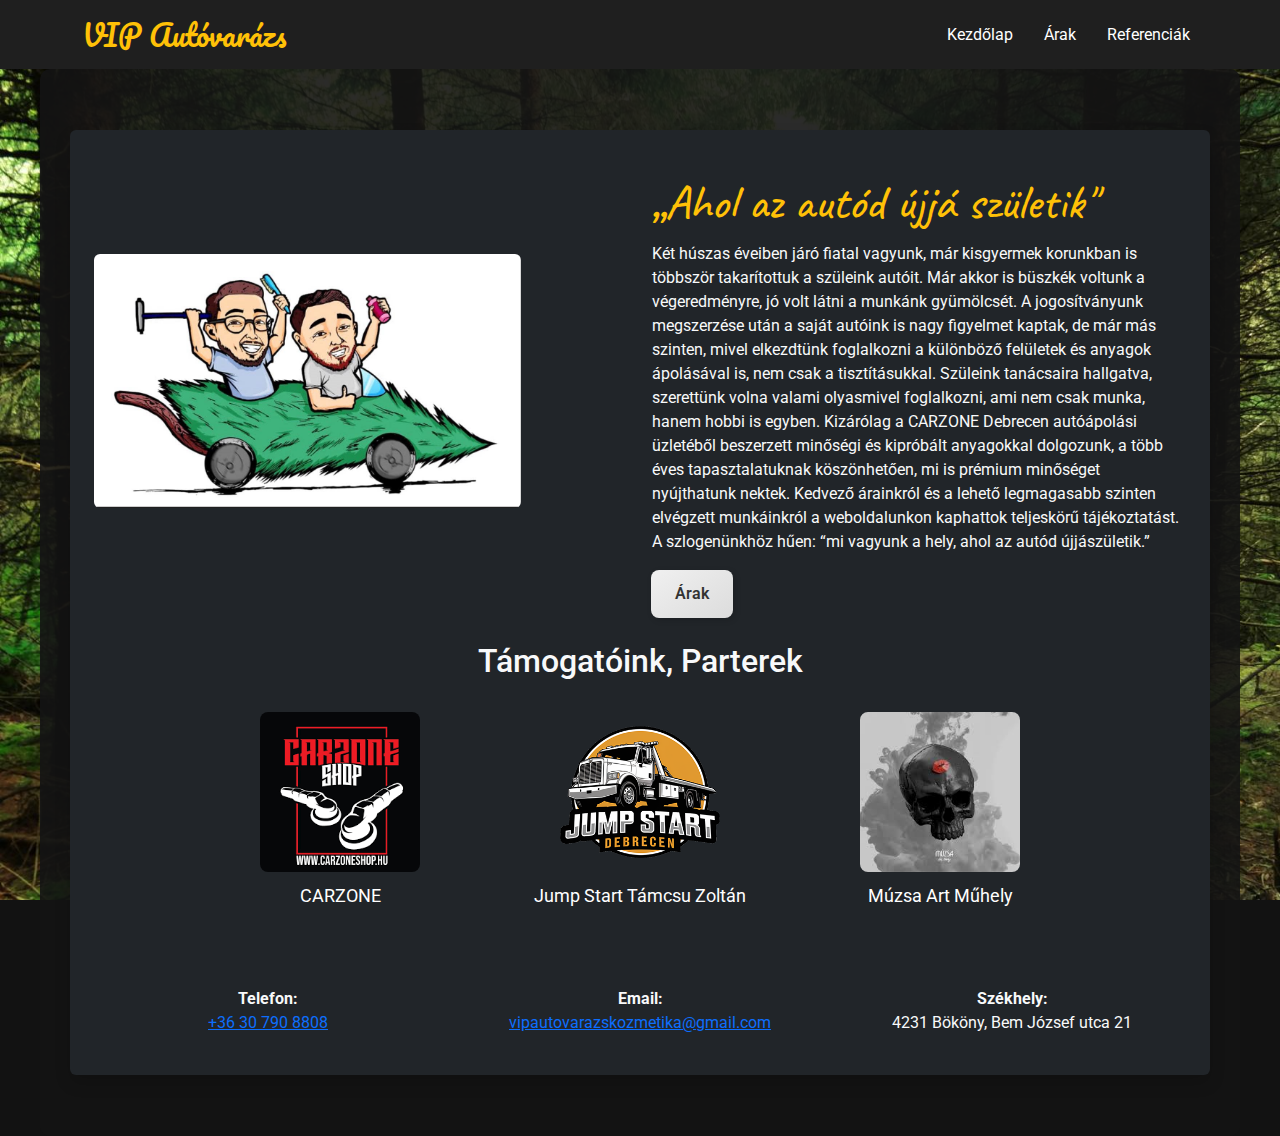
<file: index.html>
<!DOCTYPE html>
<html lang="hu">
    <head>
        <meta name="description" content="A Vipautóvarázs prémium autókozmetikai szolgáltatásokat nyújt: polírozás, belső takarítás, kárpittisztítás és több. Újítsd meg járműved most!">
        <meta charset="UTF-8">
        <meta name="viewport" content="width=device-width, initial-scale=1">
        <title>VIP Autóvarázs</title>
        <link rel="preconnect" href="https://fonts.googleapis.com">
        <link rel="preconnect" href="https://fonts.gstatic.com" crossorigin>
        <link href="https://fonts.googleapis.com/css2?family=Pacifico&family=Roboto&display=swap" rel="stylesheet">
        <link rel="stylesheet" href="https://cdn.jsdelivr.net/npm/bootstrap@5.3.0/dist/css/bootstrap.min.css">
        <link rel="stylesheet" href="style.css">
        <link href="https://fonts.googleapis.com/css2?family=Caveat&display=swap" rel="stylesheet">
    </head>
    
    <body>
        <!-- Navbar -->
        <nav class="navbar navbar-expand-lg">
            <div class="container">
                <a class="navbar-brand" href="index.html">VIP Autóvarázs</a>
                <button class="navbar-toggler collapsed custom-toggler" type="button" data-bs-toggle="collapse" data-bs-target="#navbarNav" aria-expanded="false">
                    <span class="navbar-toggler-icon"></span>
                </button>
                <div class="collapse navbar-collapse" id="navbarNav">
                    <ul class="navbar-nav ms-auto">
                        <li class="nav-item"><a class="nav-link" href="index.html">Kezdőlap</a></li>
                        <li class="nav-item"><a class="nav-link" href="arak.html">Árak</a></li>
                        <li class="nav-item"><a class="nav-link" href="referenciak.html">Referenciák</a></li>
                    </ul>
                </div>
            </div>
        </nav>

    <!-- Bemutatkozás + Carousel -->
    <div id="content-wrapper">
        <container id="test">
            <section id="about" class="container my-5 p-4 rounded shadow bg-dark text-light">
                <div class="row">
                    <!-- Carousel -->
                    <div class="col-md-6">
                        <div id="carouselExample" class="carousel slide rounded" data-bs-ride="carousel">
                            <div class="carousel-inner">
                                <div class="carousel-item active">
                                    <img id="logos" src="logo.png" class="d-block w-100 rounded" alt="Car 2">
                                </div>
                            </div>
                        </div>
                    </div>
                    <!-- Bemutatkozás -->
                    <div class="col-md-6">
                        <h2 id="autouj">„Ahol az autód újjá születik"</h2>
                        <p>
                            Két húszas éveiben járó fiatal vagyunk, már kisgyermek korunkban is többször takarítottuk a szüleink autóit.  Már akkor is büszkék voltunk a végeredményre, jó volt látni a munkánk gyümölcsét. A jogosítványunk megszerzése után a saját autóink is nagy figyelmet kaptak, de már más szinten, mivel elkezdtünk foglalkozni a különböző felületek és anyagok ápolásával is, nem csak a tisztításukkal. Szüleink  tanácsaira hallgatva, szerettünk volna valami olyasmivel foglalkozni, ami nem csak munka, hanem hobbi is egyben. Kizárólag a CARZONE Debrecen autóápolási üzletéből beszerzett minőségi és kipróbált anyagokkal dolgozunk, a több éves tapasztalatuknak köszönhetően, mi is prémium minőséget nyújthatunk nektek. Kedvező árainkról és a lehető legmagasabb szinten elvégzett munkáinkról a weboldalunkon kaphattok teljeskörű tájékoztatást. A szlogenünkhöz hűen: “mi vagyunk a hely, ahol az autód újjászületik.”
                        </p>
                    </div>
                </div>
                <a href="arak.html" class="arak-button">Árak</a>
                <br>
                <br>

                <h2 class="text-center">Támogatóink, Parterek</h2>
                <br>
                <div class="gallery">
                    <br>
                    <div class="gallery-item">
                      <img src="carzone.png" alt="CARZONE">
                      <div class="gallery-title">CARZONE</div>
                    </div>
                    <div class="gallery-item">
                      <img src="jsta.png" alt="Kép 2">
                      <div class="gallery-title">Jump Start Támcsu Zoltán</div>
                    </div>
                    <div class="gallery-item">
                      <img src="muzsa.png" alt="Kép 3">
                      <div class="gallery-title">Múzsa Art Műhely</div>
                    </div>
                  </div>
                  <br>
                  <br>


            <!-- Kapcsolat + Google Térkép -->
                <div class="row">
                    <div class="col-md-4">
                        <p class="text-center"><strong>Telefon:</strong><br> <a href="tel:+36307908808">+36 30 790 8808</a></p>
                    </div>
                    <div class="col-md-4">
                    <p class="text-center"><strong>Email:</strong> <br> <a href="mailto:vipautovarazskozmetika@gmail.com">vipautovarazskozmetika@gmail.com</a></p>
                    </div>
                    <div class="col-md-4">
                    <p class="text-center"><strong>Székhely:</strong> <br> 4231 Bököny, Bem József utca 21</p>
                    </div>
                    </div>

                </div>
        </container>
        <script src="https://cdn.jsdelivr.net/npm/bootstrap@5.3.0/dist/js/bootstrap.bundle.min.js"></script>
        <script src="script.js"></script>
    </div>  
</body>
</html>
</file>
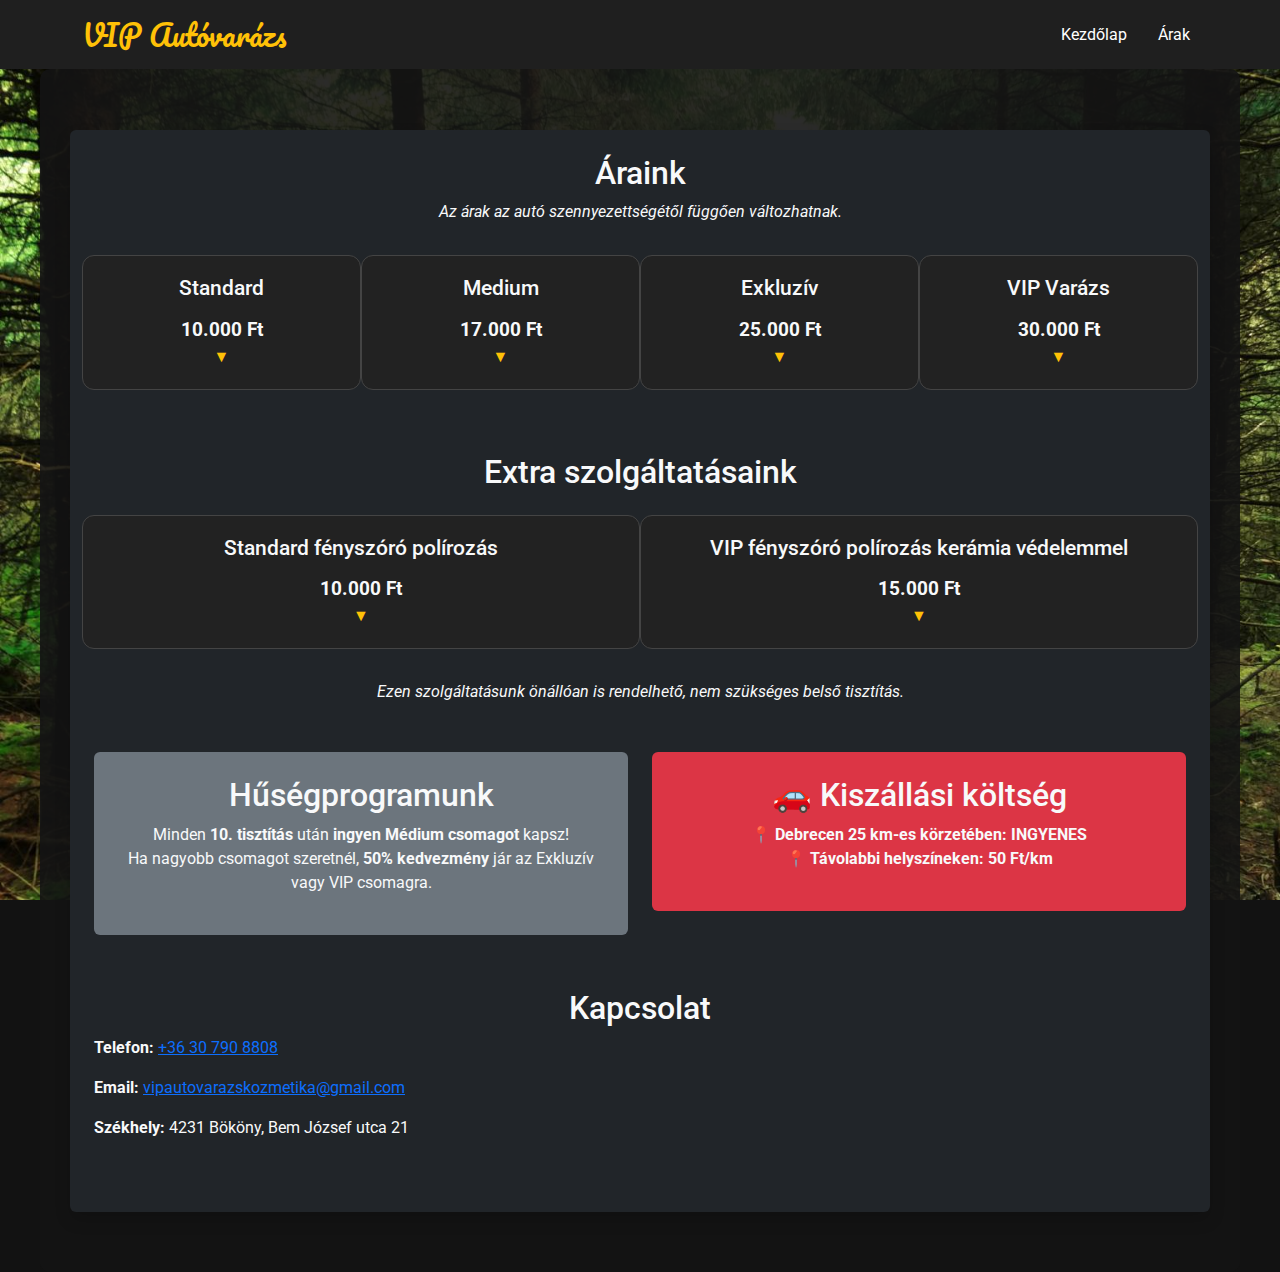
<file: arak.html>
<!DOCTYPE html>
<html lang="hu">
    <head>
        <meta charset="UTF-8">
        <meta name="viewport" content="width=device-width, initial-scale=1">
        <title>VIP Autóvarázs</title>
        <link rel="preconnect" href="https://fonts.googleapis.com">
        <link rel="preconnect" href="https://fonts.gstatic.com" crossorigin>
        <link href="https://fonts.googleapis.com/css2?family=Pacifico&family=Roboto&display=swap" rel="stylesheet">
        <link rel="stylesheet" href="https://cdn.jsdelivr.net/npm/bootstrap@5.3.0/dist/css/bootstrap.min.css">
        <link rel="stylesheet" href="style.css">
        <style>
            .price-card {
                background-color: #222;
                border: 1px solid #444;
                border-radius: 12px;
                padding: 20px;
                margin: 15px 0;
                transition: transform 0.2s ease, background-color 0.3s ease;
                cursor: pointer;
            }
            .price-card:hover {
                background-color: #2a2a2a;
                transform: scale(1.03);
            }
            .price-details {
                display: none;
                margin-top: 10px;
                border-top: 1px dashed #888;
                padding-top: 10px;
                font-size: 0.95rem;
            }
            .price-card.active .price-details {
                display: block;
            }
            .price-card h4 {
                margin-bottom: 10px;
            }
            .price-card p {
                text-align: center;
                margin-bottom: 0;
                font-weight: bold;
                font-size: 1.2rem;
            }
            .price-card h4 {
                display: flex;
                justify-content: center;
                align-items: center;
                gap: 10px;
                font-size: 1.3rem;
                position: relative;
            }

            .price-card .arrow-icon {
                font-size: 1rem;
                transition: transform 0.3s ease;
            }

            .price-card.active .arrow-icon {
                transform: rotate(180deg);
            }

        </style>
    </head>

    <body>
        <!-- Navbar -->
        <nav class="navbar navbar-expand-lg">
            <div class="container">
                <a class="navbar-brand" href="#">VIP Autóvarázs</a>
                <button class="navbar-toggler collapsed custom-toggler" type="button" data-bs-toggle="collapse" data-bs-target="#navbarNav" aria-expanded="false">
                    <span class="navbar-toggler-icon"></span>
                </button>
                <div class="collapse navbar-collapse" id="navbarNav">
                    <ul class="navbar-nav ms-auto">
                        <li class="nav-item"><a class="nav-link" href="index.html">Kezdőlap</a></li>
                        <li class="nav-item"><a class="nav-link" href="arak.html">Árak</a></li>
                    </ul>
                </div>
            </div>
        </nav>

        <div id="content-wrapper">
            <div class="container my-5 p-4 rounded shadow bg-dark text-light">
                <section id="pricing">
                    <h2 class="text-center">Áraink</h2>
                    <p class="text-center"><i>Az árak az autó szennyezettségétől függően változhatnak.</i></p>
                    <div class="row text-center">
                        <div class="col-md-3 price-card">
                            <h4>Standard</h4>
                            <p>10.000 Ft</p>
                            <span class="arrow-icon">▼</span>
                            <div class="price-details">
                                <p>Általános porszívózás, felülettisztítás</p>
                            </div>
                        </div>
                        <div class="col-md-3 price-card">
                            <h4>Medium</h4>
                            <p>17.000 Ft</p>
                            <span class="arrow-icon">▼</span>
                            <div class="price-details">
                                <p>1 lépcsős kárpit tisztítás, teljeskörű porszívózás, általános felület tisztítás</p>
                            </div>
                        </div>
                        <div class="col-md-3 price-card">
                            <h4>Exkluzív</h4>
                            <p>25.000 Ft</p>
                            <span class="arrow-icon">▼</span>
                            <div class="price-details">
                                <p>2 lépcsős kárpit tisztítás, teljeskörű porszívózás, felületek tisztítása és ápolása, gumi és műanyag elemek ápolása +extra Carzone autós illatosító az általad választott illatban</p>
                            </div>
                        </div>
                        <div class="col-md-3 price-card">
                            <h4>VIP Varázs</h4>
                            <p>30.000 Ft</p>
                            <span class="arrow-icon">▼</span>
                            <div class="price-details">
                                <p>3 lépcsős kárpit tisztítás, teljeskörű porszívózás, felületek tisztítása és ápolása, gumi és műanyag elemek ápolása, padlószőnyeg tisztítása, biztonsági övek tisztítása +Carzone autós illatosító az általad választott illatban </p>
                            </div>
                        </div>
                    </div>
                </section>

                <!-- Extra szolgáltatások -->
                <section id="services" class="my-5">
                    <h2 class="text-center">Extra szolgáltatásaink</h2>
                    <div class="row text-center">
                        <div class="col-md-6 price-card">
                            <h4>Standard fényszóró polírozás</h4>
                            <p>10.000 Ft</p>
                            <span class="arrow-icon">▼</span>
                            <div class="price-details">
                                <p>Professzionális polírozás, hogy az autód fényszórói ismét újak legyenek.</p>
                            </div>
                        </div>
                        <div class="col-md-6 price-card">
                            <h4>VIP fényszóró polírozás kerámia védelemmel</h4>
                            <p>15.000 Ft</p>
                            <span class="arrow-icon">▼</span>
                            <div class="price-details">
                                <p>Polírozás + kerámia bevonat a hosszabb tartósság érdekében.</p>
                            </div>
                        </div>
                    </div>
                    <p class="text-center mt-3"><i>Ezen szolgáltatásunk önállóan is rendelhető, nem szükséges belső tisztítás.</i></p>
                </section>

                <!-- Hűségprogram és Kiszállási költség -->
                <section class="my-5">
                    <div class="row">
                        <div class="col-md-6">
                            <div class="p-4 rounded bg-secondary text-light">
                                <h2 class="text-center">Hűségprogramunk</h2>
                                <p class="text-center">
                                    Minden <strong>10. tisztítás</strong> után <strong>ingyen Médium csomagot</strong> kapsz!<br>
                                    Ha nagyobb csomagot szeretnél, <strong>50% kedvezmény</strong> jár az Exkluzív vagy VIP csomagra.
                                </p>
                            </div>
                        </div>
                        <div class="col-md-6">
                            <div class="p-4 rounded bg-danger text-light">
                                <h2 class="text-center">🚗 Kiszállási költség</h2>
                                <p class="text-center">
                                    📍 <strong>Debrecen 25 km-es körzetében: INGYENES</strong> <br>
                                    📍 <strong>Távolabbi helyszíneken: 50 Ft/km</strong>
                                </p>
                            </div>
                        </div>
                    </div>
                        <h2 class="text-center" style="margin-top: 5%;">Kapcsolat</h2>
                        <div class="row">
                            <div class="col-md-4">
                                <p><strong>Telefon:</strong> <a href="tel:+36307908808">+36 30 790 8808</a></p>
                            </div>
                            <div class="col-md-4"></div>
                            <p><strong>Email:</strong> <a href="mailto:vipautovarazskozmetika@gmail.com">vipautovarazskozmetika@gmail.com</a></p>
                            </div>
                            <div class="col-md-4"></div>
                            <p><strong>Székhely:</strong> 4231 Bököny, Bem József utca 21</p>
                            </div>
                        </div>
                </section>
            </div>
        </div>
        

        <script>
            function togglePriceDetails(card) {
                card.classList.toggle("active");
            }
        </script>

        <script src="https://cdn.jsdelivr.net/npm/bootstrap@5.3.0/dist/js/bootstrap.bundle.min.js"></script>
        <script src="script.js"></script>
    </body>
</html>
</file>
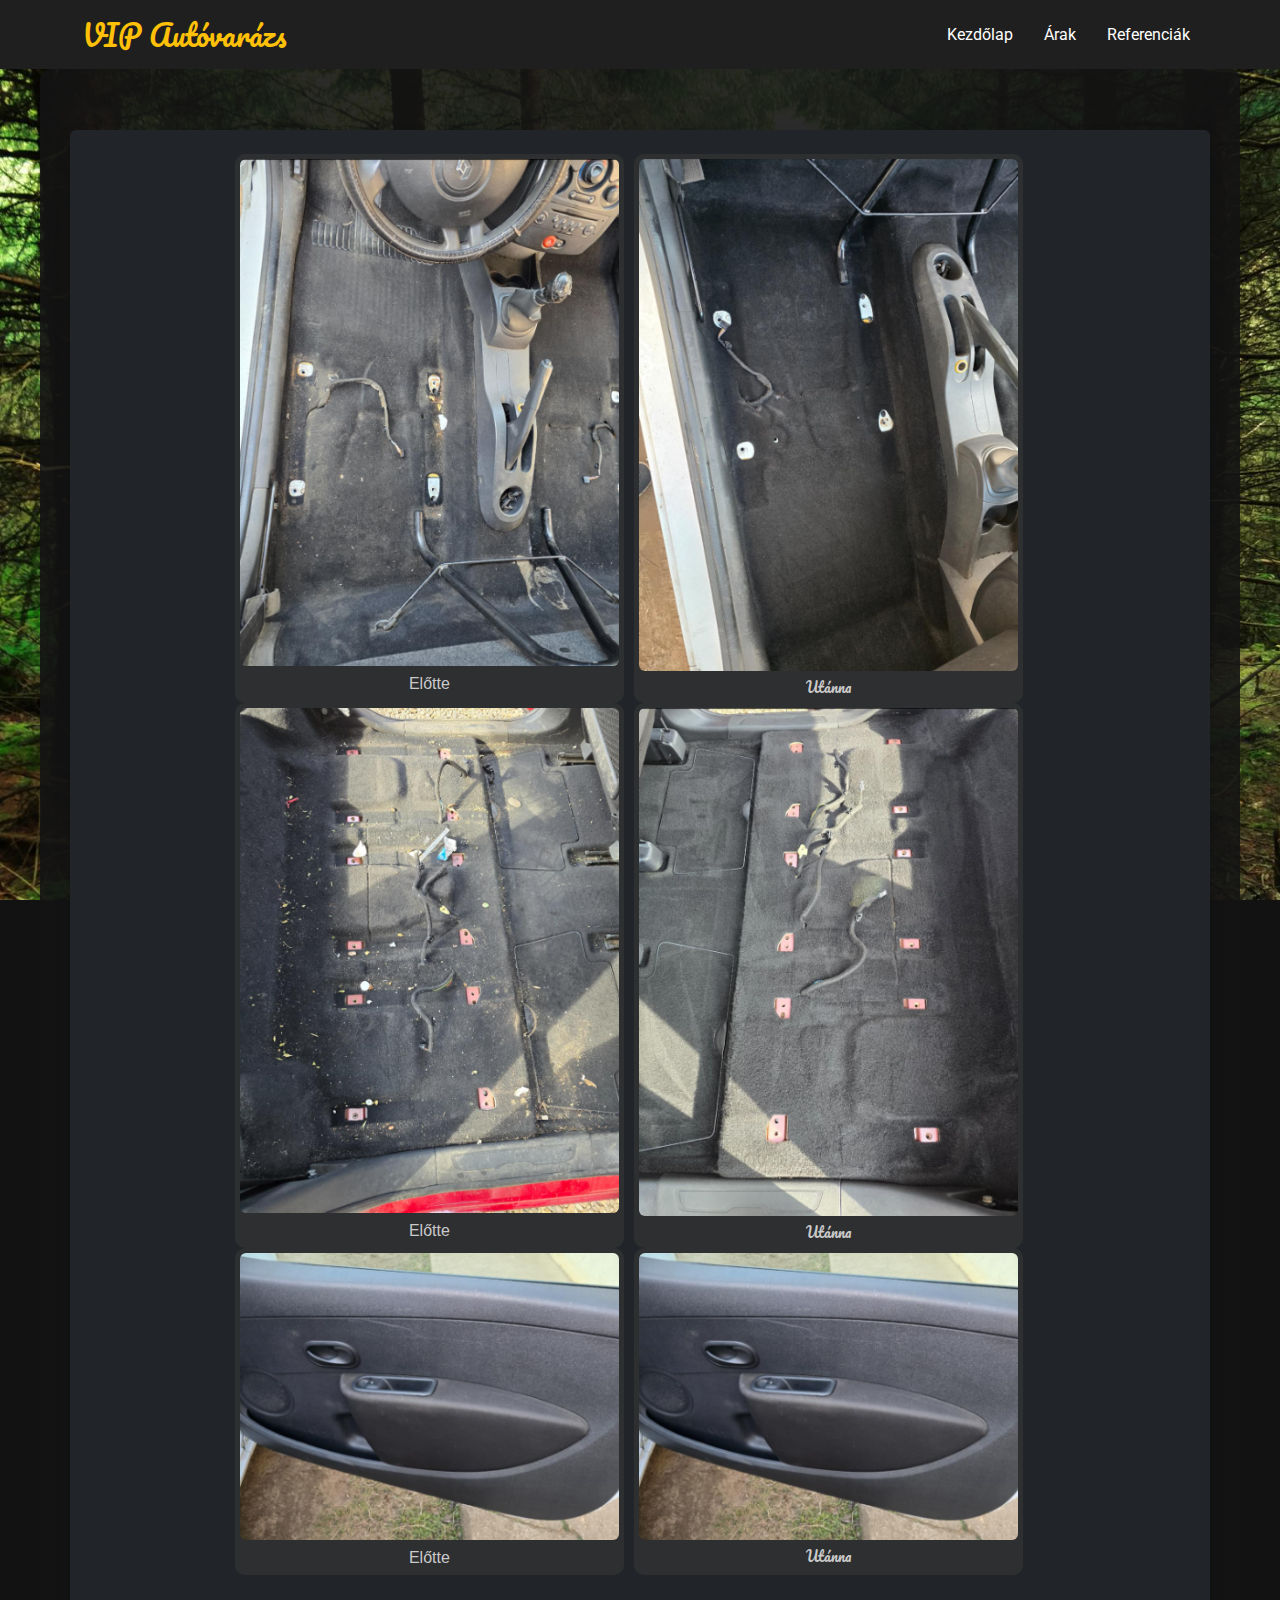
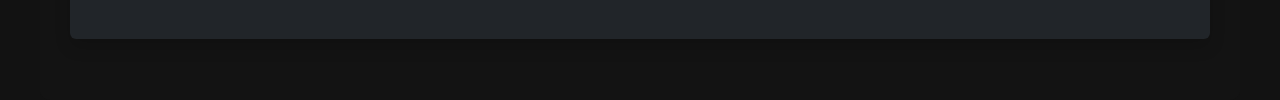
<file: referenciak.html>
<!DOCTYPE html>
<html lang="hu">
    <head>
        <meta charset="UTF-8">
        <meta name="viewport" content="width=device-width, initial-scale=1">
        <title>VIP Autóvarázs</title>
        <link rel="preconnect" href="https://fonts.googleapis.com">
        <link rel="preconnect" href="https://fonts.gstatic.com" crossorigin>
        <link href="https://fonts.googleapis.com/css2?family=Pacifico&family=Roboto&display=swap" rel="stylesheet">
        <link rel="stylesheet" href="https://cdn.jsdelivr.net/npm/bootstrap@5.3.0/dist/css/bootstrap.min.css">
        <link rel="stylesheet" href="style.css">
        <link href="https://fonts.googleapis.com/css2?family=Caveat&display=swap" rel="stylesheet">
    </head>
    
    <body>
        <!-- Navbar -->
        <nav class="navbar navbar-expand-lg">
            <div class="container">
                <a class="navbar-brand" href="index.html">VIP Autóvarázs</a>
                <button class="navbar-toggler collapsed custom-toggler" type="button" data-bs-toggle="collapse" data-bs-target="#navbarNav" aria-expanded="false">
                    <span class="navbar-toggler-icon"></span>
                </button>
                <div class="collapse navbar-collapse" id="navbarNav">
                    <ul class="navbar-nav ms-auto">
                        <li class="nav-item"><a class="nav-link" href="index.html">Kezdőlap</a></li>
                        <li class="nav-item"><a class="nav-link" href="arak.html">Árak</a></li>
                        <li class="nav-item"><a class="nav-link" href="referenciak.html">Referenciák</a></li>
                    </ul>
                </div>
            </div>
        </nav>

    <!-- Bemutatkozás + Carousel -->
    <div id="content-wrapper">
        <container id="test">
            <section id="about" class="container my-5 p-4 rounded shadow bg-dark text-light">
                <div class="row">
                <div class="gallery-strip">
                    <div class="comparison-pair">
                      <div class="comparison-image">
                        <img src="elotte1.png" alt="Before 1">
                        <div class="caption">Előtte</div>
                      </div>
                      <div class="comparison-image">
                        <img src="utanna1.png" alt="After 1">
                        <div class="caption-after">Utánna</div>
                      </div>
                    </div>
                
                    <div class="comparison-pair">
                      <div class="comparison-image">
                        <img src="elotte2.png" alt="Before 2">
                        <div class="caption">Előtte</div>
                      </div>
                      <div class="comparison-image">
                        <img src="utanna2.png" alt="After 2">
                        <div class="caption-after">Utánna</div>
                      </div>
                    </div>
                    <div class="comparison-pair">
                        <div class="comparison-image">
                          <img src="elotte3.png" alt="Before 2">
                          <div class="caption">Előtte</div>
                        </div>
                        <div class="comparison-image">
                          <img src="utanna3.png" alt="After 2">
                          <div class="caption-after">Utánna</div>
                        </div>
                      </div>
                  </div>
                  <br>
                  <br>

                </div>
        </container>
        <script src="https://cdn.jsdelivr.net/npm/bootstrap@5.3.0/dist/js/bootstrap.bundle.min.js"></script>
        <script src="script.js"></script>
    </div>  
</body>
</html>
</file>
<file: style.css>
/* 🌳 Háttér: zöldes-barnás gradient */
#smol{
    width: 115px;

}

@media (min-width: 560px) {
    .arak-button {
        margin-left: 51%;
    }
  } 
  @media (max-width: 560px) {
    .arak-button {
        margin-left: 40%;
    }
  }


.arak-wrapper {
    display: flex;
    justify-content: center;
    align-items: center;
    margin-top: 40px; /* tetszés szerint állítható */
  }

  .arak-button {
    display: inline-block;
    padding: 12px 24px;
    background: linear-gradient(145deg, #f0f0f0, #dcdcdc);
    color: #333;
    text-decoration: none;
    font-weight: 600;
    border-radius: 8px;
    box-shadow: 2px 2px 6px rgba(0, 0, 0, 0.15);
    transition: all 0.3s ease;
    font-size: 1rem;
  }

  .arak-button:hover {
    background: #ffffff;
    color: #000;
    box-shadow: 0 4px 10px rgba(0, 0, 0, 0.2);
    transform: translateY(-2px);
  }

  .arak-button:active {
    transform: translateY(1px);
    box-shadow: inset 0 2px 4px rgba(0,0,0,0.1);
  }
.gallery-strip {
    display: flex;
    flex-direction: column;
    gap: 0px;
    width: 100%;
    margin-bottom: 40px;

  }

  .comparison-pair {
    display: flex;
    gap: 10px;
    overflow-x: auto;

  }

  .comparison-image {
    flex: 0 0 auto;
    width: 48%;
    max-width: 400px;
    background-color: #2e2f31;
    border-radius: 10px;
    padding: 5px;

  }

  .comparison-image img {
    width: 100%;
    height: auto;
    display: block;
    border-radius: 6px;
  }

  .caption {
    font-family: 'Trebuchet MS', 'Lucida Sans Unicode', 'Lucida Grande', 'Lucida Sans', Arial, sans-serif;
    font-size: 1rem;
    text-align: center;
    margin-top: 6px;
    color: #cacaca !important;
  }

  .caption-after {
    font-family: 'Franklin Gothic Medium', 'Arial Narrow', Arial, sans-serif;
    font-size: 0.85rem;
    text-align: center;
    margin-top: 6px;
    font-family: 'Pacifico', cursive;
    color: #cacaca !important;
  }

  @media (min-width: 480px) {
    .gallery-strip {
        align-items: center;
    }
  }

  @media (max-width: 480px) {
    .comparison-image {
      width: 80vw;
    }
  }

.pricing-button {
    display: inline-block;
    padding: 12px 12px;
    background-color: #a73207; /* korall szín – feltűnő, de barátságos */
    color: white;
    font-weight: bold;
    text-decoration: none;
    border-radius: 8px;
    font-size: 16px;
    transition: background-color 0.3s ease, transform 0.2s ease;
    box-shadow: 0 4px 6px rgba(0, 0, 0, 0.1);
  }
  
  .pricing-button:hover {
    background-color: #df4213;
    transform: scale(1.05);
  }
.gallery {
    display: flex;
    justify-content: center;
    margin-bottom: 30px;
  }

  .gallery-item {
    width: 100%;
    height: 100%;
    max-width: 300px;
    text-align: center;
    transition: transform 0.3s ease, box-shadow 0.3s ease;
  }

  .gallery-item img {
    width: 160px;
    height: 160px;
    border-radius: 8px;
    transition: transform 0.3s ease, box-shadow 0.3s ease;
  }

  .gallery-item:hover img {
    transform: scale(1.1);
    box-shadow: 0 10px 20px rgba(0, 0, 0, 0.3);
  }

  .gallery-title {
    margin-top: 10px;
    font-size: 18px;
    color: #ffffff;
  }

  @media (max-width: 900px) {
    .gallery {
      flex-direction: column;
      align-items: center;
    }
  }

#before-after-slider {
    color: white;
}

.slider-wrapper {
    display: flex;
    align-items: center;
    justify-content: center;
    gap: 20px;
    flex-wrap: wrap;
}

.image-pair-container {
    position: relative;
    width: 100%;
    max-width: 1000px;
    overflow: hidden;
    min-height: 350px;
}

.image-pair {
    display: none;
    justify-content: center;
    align-items: center;
    gap: 30px;
    flex-wrap: wrap;
    padding: 10px;
}

.image-pair.active {
    display: flex;
}

.image-box {
    flex: 1 1 300px;
    max-width: 400px;
    text-align: center;
}

.image-box img {
    width: 100%;
    border-radius: 10px;
    box-shadow: 0 5px 15px rgba(0,0,0,0.4);
    transition: transform 0.3s ease;
}

.image-box img:hover {
    transform: scale(1.03);
}

.label {
    font-weight: bold;
    margin-bottom: 10px;
    font-size: 1.1rem;
    color: #ffc107;
}

.arrow-icon {
    font-size: 2.5rem;
    color: #ffc107;
}

.nav-btn {
    background-color: #1a472a;
    color: white;
    border: none;
    padding: 12px 12px;
    font-size: 1.5rem;
    border-radius: 8px;
    cursor: pointer;
    transition: background 0.3s ease;
}

.nav-btn:hover {
    background-color: #146c43;
    transform: scale(1.05);
}

@media (max-width: 768px) {
    .arrow-icon {
        display: none;
    }

    .image-pair {
        flex-direction: column;
    }

    .image-box {
        max-width: 90%;
    }
}





body {

    background: linear-gradient(135deg, #4e3b31, #7a6b5a, #8c7b65, #2e512f);
    background-attachment: fixed;
    color: white;
    font-family: Serif, Garamond;
    background-image: url(backgroundimage.jpg);
    background-repeat: no-repeat;
    background-size: cover;
}
.price-card h4 {
    font-size: 1.3rem;
    text-align: center;
    margin-bottom: 5px;
    position: relative;
    padding-bottom: 5px;
}

.price-card .arrow-icon {
    display: block;
    font-size: 1.1rem;
    transition: transform 0.3s ease;
}

.price-card.active .arrow-icon {
    transform: rotate(180deg);
}

.price-details {
    overflow: hidden;
    max-height: 0;
    transition: max-height 0.4s ease;
    background: rgba(255,255,255,0.1);
    border-radius: 8px;
    padding: 10px;
    margin-top: 10px;
    text-align: left;
}

/* 🌿 Kiemelt szekciók háttere (áttetsző sötétítés) */
/* 🌌 Háttér konténer, ami mindent egységesen lefed */
#content-wrapper {
    background: rgba(20, 20, 20, 0.9); /* Egységes sötétszürke háttér */
    padding: 1%; /* Szélek távolsága */
    border-radius: 10px; /* Lekerekített sarkok */
    width: 100%;
    max-width: 1200px;
    margin: auto; /* Középre helyezés */
}

/* 🔲 Eltávolítjuk a belső elemek saját háttérszínét */
.section {
    background: transparent !important; /* Átlátszó háttér, hogy ne törje meg az egységes dizájnt */
    padding: 15px;
}

.carousel-inner {
    align-self: auto;
    width: 80%;
    height: 10%; /* Fix magasság */
}

.carousel-item img {
    width: 100%;
    height: 100%;

    object-fit: cover; /* A kép kitölti a területet, torzulás nélkül */
}

/* 💚 Gombok és interaktív elemek */
button, .btn {
    background-color: #1a472a;
    color: white;
    border: none;
    padding: 10px 15px;
    border-radius: 8px;
    transition: background 0.3s ease;
}

button:hover, .btn:hover {
    background-color: #146c43;
}

/* 📜 Ár- és szolgáltatás kártyák */
#overlay {
    position: fixed;
    top: 0;
    left: 0;
    width: 100%;
    height: 100%;
    background: rgba(0, 0, 0, 0);
    z-index: 5;
    display: none;
    transition: background 0.5s ease-in-out; /* 🔄 Fokozatosan sötétedik */
}

/* 🔽 Lenyíló rész (egységes háttér) */
.price-card {
    position: relative;
    z-index: 10;
    background: rgba(0, 50, 0, 0.85); /* 🟩 Egységes sötét háttér */
    transition: background 0.3s ease-in-out;
}

.price-card:hover {
    transform: scale(1.05);
    box-shadow: 0px 5px 15px rgba(255, 255, 255, 0.2);
}

/* 🔽 Lenyíló rész */
.price-details {
    max-height: 0;
    overflow: hidden;
    transition: max-height 0.5s ease-in-out, padding 0.3s ease-in-out;
    background: rgba(255, 255, 255, 0.15);
    border-radius: 10px;
    padding: 0;
}

/* 🟩 Árak és szolgáltatások doboz */
.price-card, .extra-services {
    background: rgba(0, 50, 0, 0.85); /* Sötétzöld egységes háttér */
    border-radius: 8px;
    padding: 15px;
    margin: 10px 0;
}

/* 📱 Telefonbarát méretek */
@media (max-width: 768px) {
    .price-card {
        font-size: 14px;
        padding: 12px;
    }
    
    .price-details {
        font-size: 13px;
    }

    .row {
        flex-direction: column;
    }
}
body {
    font-family: 'Roboto', sans-serif;
    background-color: #121212;
    color: #ffffff;
}

.navbar {
    background-color: #1f1f1f;
}

.navbar-brand {
    font-family: 'Pacifico', cursive;
    font-size: 1.8rem;
    color: #ffc107 !important;
}

.nav-link {
    color: #ffffff !important;
    margin-left: 15px;
    transition: color 0.3s;
}

.nav-link:hover {
    color: #ffc107 !important;
}

.highlight {
    color: #ffc107;
}

.carousel-inner img {
    align-self: auto;
    max-height: 400px;
    object-fit: cover;
}
.custom-toggler {
    background-color: #383737; /* Light grey */
    border: 1px solid #2b2a2a;
    padding: 6px 10px;
    border-radius: 4px;
  }
  #autouj{
    font-size:300%;
    margin-bottom: 10px;
    margin-top: 20px;
    font-family: 'Caveat', cursive;
    color: #ffc107;
  }
  @media (min-width: 560px) {
    #logos {
        margin-top: 100px;
    }
  }
</file>
